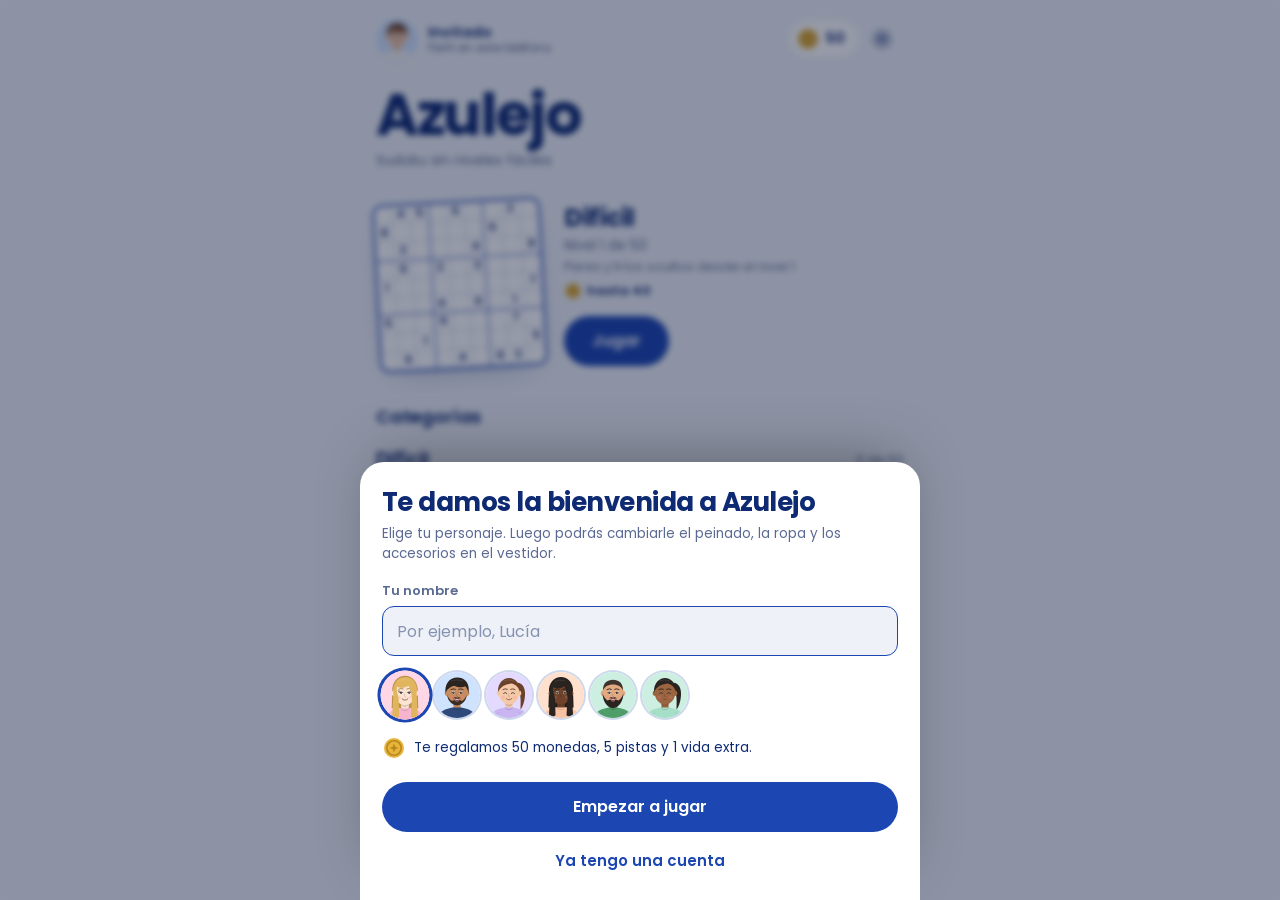
<file: index.html>
<!doctype html>
<html lang="es">
<head>
  <meta charset="utf-8">
  <meta name="viewport" content="width=device-width, initial-scale=1, viewport-fit=cover">
  <meta name="apple-mobile-web-app-capable" content="yes">
  <meta name="mobile-web-app-capable" content="yes">
  <meta name="apple-mobile-web-app-status-bar-style" content="default">
  <meta name="apple-mobile-web-app-title" content="Azulejo">
  <meta name="format-detection" content="telephone=no">
  <meta name="description" content="Sudoku difícil desde el primer nivel. Diseñado para iPhone.">
  <meta name="theme-color" content="#EEF2F8" id="themeColor">
  <link rel="manifest" href="manifest.webmanifest">
  <link rel="apple-touch-icon" href="icons/apple-touch-icon.png">
  <link rel="icon" href="icons/icon.svg" type="image/svg+xml">
  <link rel="preload" href="fonts/poppins-400.woff2" as="font" type="font/woff2" crossorigin>
  <link rel="preload" href="fonts/poppins-600.woff2" as="font" type="font/woff2" crossorigin>
  <link rel="preload" href="fonts/poppins-700.woff2" as="font" type="font/woff2" crossorigin>
  <link rel="stylesheet" href="css/style.css">
  <title>Azulejo — Sudoku difícil</title>
</head>
<body>
  <svg width="0" height="0" style="position:absolute" aria-hidden="true">
    <defs>
      <symbol id="i-back" viewBox="0 0 24 24"><path d="M15 5l-7 7 7 7" fill="none" stroke="currentColor" stroke-width="2" stroke-linecap="round" stroke-linejoin="round"/></symbol>
      <symbol id="i-pause" viewBox="0 0 24 24"><path d="M9 6v12M15 6v12" fill="none" stroke="currentColor" stroke-width="2.2" stroke-linecap="round"/></symbol>
      <symbol id="i-undo" viewBox="0 0 24 24"><path d="M9 14L4 9l5-5" fill="none" stroke="currentColor" stroke-width="1.8" stroke-linecap="round" stroke-linejoin="round"/><path d="M4 9h10.5a5.5 5.5 0 010 11H11" fill="none" stroke="currentColor" stroke-width="1.8" stroke-linecap="round"/></symbol>
      <symbol id="i-erase" viewBox="0 0 24 24"><path d="M20 20H8.5L4.2 15.7a1.5 1.5 0 010-2.1L13.6 4.2a1.5 1.5 0 012.1 0l4.1 4.1a1.5 1.5 0 010 2.1L11 19.3" fill="none" stroke="currentColor" stroke-width="1.8" stroke-linecap="round" stroke-linejoin="round"/><path d="M9 9l6 6" fill="none" stroke="currentColor" stroke-width="1.8" stroke-linecap="round"/></symbol>
      <symbol id="i-pencil" viewBox="0 0 24 24"><path d="M4 20l1-4.5L15.5 5a2.1 2.1 0 013 3L8 18.5 4 20z" fill="none" stroke="currentColor" stroke-width="1.8" stroke-linejoin="round"/><path d="M13.5 7l3.5 3.5" fill="none" stroke="currentColor" stroke-width="1.8"/></symbol>
      <symbol id="i-hint" viewBox="0 0 24 24"><path d="M9 18h6M10 21h4M12 3a6 6 0 00-3.6 10.8c.7.5 1.1 1.3 1.1 2.2h5c0-.9.4-1.7 1.1-2.2A6 6 0 0012 3z" fill="none" stroke="currentColor" stroke-width="1.8" stroke-linecap="round" stroke-linejoin="round"/></symbol>
      <symbol id="i-more" viewBox="0 0 24 24"><circle cx="5.5" cy="12" r="1.6" fill="currentColor"/><circle cx="12" cy="12" r="1.6" fill="currentColor"/><circle cx="18.5" cy="12" r="1.6" fill="currentColor"/></symbol>
      <symbol id="i-gear" viewBox="0 0 24 24"><circle cx="12" cy="12" r="3" fill="none" stroke="currentColor" stroke-width="1.8"/><path d="M12 2.8v2.4M12 18.8v2.4M2.8 12h2.4M18.8 12h2.4M5.5 5.5l1.7 1.7M16.8 16.8l1.7 1.7M5.5 18.5l1.7-1.7M16.8 7.2l1.7-1.7" fill="none" stroke="currentColor" stroke-width="1.8" stroke-linecap="round"/></symbol>
      <symbol id="i-lock" viewBox="0 0 24 24"><rect x="6" y="11" width="12" height="9" rx="2" fill="none" stroke="currentColor" stroke-width="1.6"/><path d="M8.5 11V8.5a3.5 3.5 0 017 0V11" fill="none" stroke="currentColor" stroke-width="1.6"/></symbol>
      <symbol id="i-star" viewBox="0 0 24 24"><path d="M12 1.5c.9 4.6 2.4 6.6 4.6 7.9 1.6.9 3.6 1.6 5.9 2.6-2.3 1-4.3 1.7-5.9 2.6-2.2 1.3-3.7 3.3-4.6 7.9-.9-4.6-2.4-6.6-4.6-7.9C5.8 13.7 3.8 13 1.5 12c2.3-1 4.3-1.7 5.9-2.6C9.6 8.1 11.1 6.1 12 1.5z"/></symbol>
      <symbol id="i-rate" viewBox="0 0 24 24"><path d="M12 2.6l2.9 5.9 6.5.9-4.7 4.6 1.1 6.5L12 17.4l-5.8 3.1 1.1-6.5-4.7-4.6 6.5-.9z" stroke-linejoin="round"/></symbol>
      <symbol id="i-coin" viewBox="0 0 24 24"><circle cx="12" cy="12" r="10" fill="#E7B53C"/><circle cx="12" cy="12" r="7.2" fill="none" stroke="#B9871C" stroke-width="1.6"/><path d="M12 7.6l1.3 3.1 3.1 1.3-3.1 1.3L12 16.4l-1.3-3.1L7.6 12l3.1-1.3z" fill="#B9871C"/></symbol>
      <symbol id="i-bag" viewBox="0 0 24 24"><path d="M5 8h14l-1 12H6L5 8z" fill="none" stroke="currentColor" stroke-width="1.8" stroke-linejoin="round"/><path d="M9 10V6.5a3 3 0 016 0V10" fill="none" stroke="currentColor" stroke-width="1.8" stroke-linecap="round"/></symbol>
      <symbol id="i-trophy" viewBox="0 0 24 24"><path d="M7 4h10v5a5 5 0 01-10 0V4z" fill="none" stroke="currentColor" stroke-width="1.8" stroke-linejoin="round"/><path d="M7 6H4v1.5A3.5 3.5 0 007.5 11M17 6h3v1.5a3.5 3.5 0 01-3.5 3.5M12 14v4M8.5 20h7" fill="none" stroke="currentColor" stroke-width="1.8" stroke-linecap="round"/></symbol>
      <symbol id="i-book" viewBox="0 0 24 24"><path d="M4 5.5A1.5 1.5 0 015.5 4H11v16H5.5A1.5 1.5 0 014 18.5v-13zM20 5.5A1.5 1.5 0 0018.5 4H13v16h5.5a1.5 1.5 0 001.5-1.5v-13z" fill="none" stroke="currentColor" stroke-width="1.8" stroke-linejoin="round"/></symbol>
      <symbol id="i-chart" viewBox="0 0 24 24"><path d="M5 20V11M12 20V5M19 20v-7" fill="none" stroke="currentColor" stroke-width="2" stroke-linecap="round"/></symbol>
      <symbol id="i-heart" viewBox="0 0 24 24"><path d="M12 20s-7.5-4.6-7.5-10A4.3 4.3 0 0112 7.3 4.3 4.3 0 0119.5 10c0 5.4-7.5 10-7.5 10z" stroke-linejoin="round"/></symbol>
      <symbol id="i-cloud" viewBox="0 0 24 24"><path d="M7 18h10.5a4 4 0 00.6-8A6 6 0 006.5 9.5 4.3 4.3 0 007 18z" fill="none" stroke="currentColor" stroke-width="1.8" stroke-linejoin="round"/></symbol>
      <symbol id="i-check" viewBox="0 0 24 24"><path d="M5 12.5l4.5 4.5L19 7.5" fill="none" stroke="currentColor" stroke-width="2.2" stroke-linecap="round" stroke-linejoin="round"/></symbol>
      <symbol id="i-flower" viewBox="0 0 24 24"><circle cx="12" cy="6.2" r="4.3"/><circle cx="17.5" cy="10.2" r="4.3"/><circle cx="15.4" cy="16.8" r="4.3"/><circle cx="8.6" cy="16.8" r="4.3"/><circle cx="6.5" cy="10.2" r="4.3"/><circle cx="12" cy="12" r="2.8" fill="#fff" opacity=".85"/></symbol>
      <symbol id="i-shirt" viewBox="0 0 24 24"><path d="M8 3.5L3.5 6.5l2 4 2-1V20.5h9V9.5l2 1 2-4L16 3.5c-.8 1.6-2.2 2.5-4 2.5s-3.2-.9-4-2.5z" fill="none" stroke="currentColor" stroke-width="1.8" stroke-linejoin="round"/></symbol>
      <symbol id="i-bolt" viewBox="0 0 24 24"><path d="M13 2L4 14h7l-1 8 9-12h-7z" stroke-linejoin="round"/></symbol>
    </defs>
  </svg>

  <!-- ─────────── Inicio ─────────── -->
  <main id="home" class="screen is-active" aria-label="Inicio">
    <header class="topbar">
      <button class="me-chip" id="meChip" aria-label="Abrir perfil">
        <span class="avatar" id="meAvatar">🦉</span>
        <span class="me-text"><b id="meName">Invitado</b><small id="meState">Perfil en este teléfono</small></span>
      </button>
      <div class="topbar-right">
        <button class="coin-pill" id="coinPill" aria-label="Monedas. Abrir la tienda"><svg><use href="#i-coin"/></svg><span id="coinCount">0</span></button>
        <button class="icon-btn" id="settingsBtn" aria-label="Ajustes"><svg><use href="#i-gear"/></svg></button>
      </div>
    </header>

    <div class="brand">
      <h1 class="wordmark">Azulejo</h1>
      <p class="tagline">Sudoku sin niveles fáciles</p>
    </div>

    <section class="hero" id="hero">
      <div class="tile" id="heroTile" aria-hidden="true"></div>
      <div class="hero-text">
        <p class="hero-tier" id="heroTier">Difícil</p>
        <p class="hero-level" id="heroLevel">Nivel 1</p>
        <p class="hero-note" id="heroNote"></p>
        <button class="btn-primary" id="playBtn">Jugar</button>
      </div>
    </section>

    <section class="tiers" aria-label="Categorías">
      <h2 class="section-title">Categorías</h2>
      <ol class="tier-list" id="tierList"></ol>
    </section>

    <section class="extras">
      <button class="extra" id="dailyBtn">
        <span class="extra-name">Desafío del día</span>
        <span class="extra-sub" id="dailySub">Un Maestro o Diabólico nuevo cada día</span>
        <span class="extra-reward" id="dailyReward"></span>
      </button>
      <button class="extra" id="quickBtn">
        <span class="extra-name">Partida rápida</span>
        <span class="extra-sub">Una variante aleatoria de la categoría que elijas</span>
      </button>
      <div class="extra-grid">
        <button class="tile-btn" id="shopBtn"><svg><use href="#i-bag"/></svg><b>Tienda</b><small>Temas, avatares y pistas</small></button>
        <button class="tile-btn" id="rankBtn"><svg><use href="#i-trophy"/></svg><b>Ranking</b><small id="rankSub">Compite con otros jugadores</small></button>
        <button class="tile-btn" id="techBtn"><svg><use href="#i-book"/></svg><b>Técnicas</b><small>Aprende a resolver</small></button>
        <button class="tile-btn" id="statsBtn"><svg><use href="#i-chart"/></svg><b>Estadísticas</b><small id="statsSub">Tus tiempos</small></button>
      </div>
    </section>

    <p class="install-tip" id="installTip" hidden>
      Para jugar a pantalla completa, toca <b>Compartir</b> y luego <b>Añadir a pantalla de inicio</b>. Así Safari tampoco borra tus datos.
      <button class="link-btn" id="installClose">Entendido</button>
    </p>
  </main>

  <!-- ─────────── Niveles ─────────── -->
  <main id="levels" class="screen" aria-label="Niveles">
    <header class="bar">
      <button class="icon-btn" data-go="home" aria-label="Volver"><svg><use href="#i-back"/></svg></button>
      <h2 class="bar-title" id="levelsTitle">Difícil</h2>
      <span class="bar-aside" id="levelsCount">0 de 50</span>
    </header>
    <p class="levels-desc" id="levelsDesc"></p>
    <div class="level-grid" id="levelGrid"></div>
  </main>

  <!-- ─────────── Perfil ─────────── -->
  <main id="profile" class="screen" aria-label="Perfil">
    <header class="bar">
      <button class="icon-btn" data-go="home" aria-label="Volver"><svg><use href="#i-back"/></svg></button>
      <h2 class="bar-title">Perfil</h2>
      <span></span>
    </header>
    <section class="me-card">
      <button class="avatar avatar-xl" id="pAvatar" aria-label="Cambiar avatar">🦉</button>
      <div class="me-card-text">
        <label class="visually-hidden" for="pName">Nombre</label>
        <input id="pName" class="name-input" maxlength="20" placeholder="Tu nombre" autocomplete="nickname" enterkeyhint="done">
        <p class="me-sub" id="pSub">Toca tu avatar para abrir el vestidor</p>
      </div>
    </section>
    <section class="account" id="accountBox"></section>
    <dl class="me-stats" id="pStats"></dl>
    <h3 class="section-title section-split">Logros <small id="achCount"></small></h3>
    <ul class="achievements" id="achList"></ul>
  </main>

  <!-- ─────────── Tienda ─────────── -->
  <main id="shop" class="screen" aria-label="Tienda">
    <header class="bar">
      <button class="icon-btn" id="shopBack" aria-label="Volver"><svg><use href="#i-back"/></svg></button>
      <h2 class="bar-title">Tienda</h2>
      <span class="coin-pill static"><svg><use href="#i-coin"/></svg><span id="shopCoins">0</span></span>
    </header>
    <p class="shop-note">Ganas monedas al resolver niveles. Con tres estrellas ganas el doble.</p>
    <div class="seg shop-tabs" role="tablist" aria-label="Secciones de la tienda">
      <button role="tab" data-tab="help">Ayudas</button>
      <button role="tab" data-tab="themes">Temas</button>
      <button role="tab" data-tab="avatars">Avatar</button>
      <button role="tab" data-tab="effects">Efectos</button>
    </div>
    <div class="shop-list" id="shopList"></div>
  </main>

  <!-- ─────────── Vestidor ─────────── -->
  <main id="wardrobe" class="screen" aria-label="Vestidor">
    <header class="bar">
      <button class="icon-btn" id="wdBack" aria-label="Volver"><svg><use href="#i-back"/></svg></button>
      <h2 class="bar-title">Vestidor</h2>
      <span class="coin-pill static"><svg><use href="#i-coin"/></svg><span id="wdCoins">0</span></span>
    </header>
    <div class="wd-stage">
      <div class="wd-avatar" id="wdAvatar"></div>
      <p class="wd-note" id="wdNote"></p>
    </div>
    <div class="wd-cats" id="wdCats" role="tablist" aria-label="Partes del avatar"></div>
    <div class="wd-grid" id="wdGrid"></div>
    <div class="wd-buy" id="wdBuy" hidden>
      <div class="wd-buy-text"><b id="wdItem"></b><small id="wdPrice"></small></div>
      <button class="btn-quiet" id="wdUndo">Quitar</button>
      <button class="btn-small" id="wdBuyBtn">Comprar</button>
    </div>
  </main>

  <!-- ─────────── Ranking ─────────── -->
  <main id="ranking" class="screen" aria-label="Ranking">
    <header class="bar">
      <button class="icon-btn" data-go="home" aria-label="Volver"><svg><use href="#i-back"/></svg></button>
      <h2 class="bar-title">Ranking</h2>
      <span class="bar-aside" id="rankAside"></span>
    </header>
    <p class="levels-desc">Cada nivel suma puntos según su categoría y tus estrellas. El desafío del día suma 30.</p>
    <div id="rankBody" class="rank-body"></div>
  </main>

  <!-- ─────────── Técnicas ─────────── -->
  <main id="techniques" class="screen" aria-label="Técnicas">
    <header class="bar">
      <button class="icon-btn" id="techBack" aria-label="Volver"><svg><use href="#i-back"/></svg></button>
      <h2 class="bar-title">Técnicas</h2>
      <span></span>
    </header>
    <p class="levels-desc">De la más sencilla a la más difícil. Las pistas te señalan cuál usar en cada momento.</p>
    <ol class="tech-list" id="techList"></ol>
  </main>

  <!-- ─────────── Juego ─────────── -->
  <main id="game" class="screen" aria-label="Partida">
    <header class="bar game-bar">
      <button class="icon-btn" id="exitBtn" aria-label="Salir"><svg><use href="#i-back"/></svg></button>
      <div class="game-title">
        <span class="g-tier" id="gTier">Difícil</span>
        <span class="g-level" id="gLevel">Nivel 1</span>
      </div>
      <button class="timer" id="timerBtn" aria-label="Pausar">
        <span id="timer">0:00</span><svg><use href="#i-pause"/></svg>
      </button>
    </header>

    <div class="status">
      <span id="errWrap">Errores <b id="errCount">0</b></span>
      <span class="live-stars" id="liveStars" aria-label="Estrellas posibles"></span>
    </div>

    <div class="board-wrap">
      <div class="board" id="board" role="grid" aria-label="Tablero de sudoku"></div>
      <div class="ornaments" aria-hidden="true"></div>
    </div>

    <div class="controls">
      <div class="tools" role="toolbar" aria-label="Herramientas">
        <button class="tool" id="undoBtn"><svg><use href="#i-undo"/></svg><span>Deshacer</span></button>
        <button class="tool" id="eraseBtn"><svg><use href="#i-erase"/></svg><span>Borrar</span></button>
        <button class="tool" id="notesBtn" aria-pressed="false"><svg><use href="#i-pencil"/></svg><span>Notas</span><i class="tool-flag" id="notesFlag">No</i></button>
        <button class="tool" id="hintBtn"><svg><use href="#i-hint"/></svg><span id="hintLabel">Pista</span><i class="tool-flag gold" id="hintFlag">0</i></button>
        <button class="tool" id="moreBtn"><svg><use href="#i-more"/></svg><span>Más</span></button>
      </div>

      <div class="pad" id="pad" aria-label="Números"></div>

      <div class="hint-card" id="hintCard" hidden>
        <p class="hint-tech" id="hintTech"></p>
        <p class="hint-text" id="hintText"></p>
        <div class="hint-actions">
          <button class="btn-quiet" id="hintClose">Entendido</button>
          <button class="btn-small" id="hintReveal">Revelar número</button>
        </div>
      </div>
    </div>
  </main>

  <!-- ─────────── Diálogos ─────────── -->
  <dialog class="sheet" id="winDialog">
    <div class="sheet-body win">
      <div class="win-stars" id="winStars" aria-hidden="true"></div>
      <h3 class="sheet-title">Resuelto</h3>
      <p class="sheet-sub" id="winSub">Difícil, nivel 1</p>
      <dl class="win-stats">
        <div><dt>Tiempo</dt><dd id="winTime">0:00</dd></div>
        <div><dt>Errores</dt><dd id="winErr">0</dd></div>
        <div><dt>Pistas</dt><dd id="winHints">0</dd></div>
      </dl>
      <div class="reward">
        <p class="reward-total"><svg><use href="#i-coin"/></svg><b id="winCoins">+0</b><span>monedas</span></p>
        <ul class="reward-lines" id="winLines"></ul>
      </div>
      <p class="win-note" id="winNote"></p>
      <div class="sheet-actions">
        <button class="btn-primary" id="winNext">Siguiente nivel</button>
        <button class="btn-quiet" id="winHome">Volver al inicio</button>
      </div>
    </div>
  </dialog>

  <dialog class="sheet" id="pauseDialog">
    <div class="sheet-body">
      <h3 class="sheet-title">En pausa</h3>
      <p class="sheet-sub" id="pauseSub">El reloj está detenido.</p>
      <div class="sheet-actions">
        <button class="btn-primary" id="resumeBtn">Seguir jugando</button>
      </div>
    </div>
  </dialog>

  <dialog class="sheet" id="moreDialog">
    <div class="sheet-body">
      <h3 class="sheet-title">Opciones</h3>
      <div class="menu">
        <button class="menu-item" id="fillNotesBtn"><span>Rellenar notas</span><small>Escribe todos los candidatos posibles en cada celda vacía</small></button>
        <button class="menu-item" id="clearNotesBtn"><span>Borrar todas las notas</span><small>Deja el tablero solo con números</small></button>
        <button class="menu-item" id="restartBtn"><span>Reiniciar nivel</span><small>Vuelve al tablero inicial y pone el reloj a cero</small></button>
        <button class="menu-item" id="techFromGame"><span>Guía de técnicas</span><small>Repasa cómo funciona cada técnica</small></button>
        <button class="menu-item" id="settingsFromGame"><span>Ajustes</span><small>Errores, sonido, vibración y tema</small></button>
      </div>
      <div class="sheet-actions">
        <button class="btn-quiet" data-close>Cerrar</button>
      </div>
    </div>
  </dialog>

  <dialog class="sheet" id="settingsDialog">
    <div class="sheet-body">
      <h3 class="sheet-title">Ajustes</h3>
      <div class="settings">
        <label class="switch-row"><span><b>Marcar errores</b><small>Un número incorrecto se pinta en rojo y suma un error</small></span><input type="checkbox" data-setting="showErrors"><i></i></label>
        <label class="switch-row"><span><b>Límite de tres errores</b><small>Al tercer error pierdes, salvo que uses una vida extra</small></span><input type="checkbox" data-setting="errorLimit"><i></i></label>
        <label class="switch-row"><span><b>Resaltar números iguales</b><small>Al tocar un 7, se iluminan todos los 7 y sus notas</small></span><input type="checkbox" data-setting="sameHighlight"><i></i></label>
        <label class="switch-row"><span><b>Limpiar notas al escribir</b><small>Quita ese número de las notas de su fila, columna y caja</small></span><input type="checkbox" data-setting="autoNotes"><i></i></label>
        <label class="switch-row"><span><b>Mostrar reloj</b><small>El tiempo se registra aunque lo ocultes</small></span><input type="checkbox" data-setting="showTimer"><i></i></label>
        <label class="switch-row"><span><b>Sonido</b><small>Efectos suaves; respeta el modo silencio del iPhone</small></span><input type="checkbox" data-setting="sound"><i></i></label>
        <label class="switch-row"><span><b>Vibración</b><small>Un toque al escribir, al fallar y al completar</small></span><input type="checkbox" data-setting="haptics"><i></i></label>
        <div class="seg-row">
          <b>Tema</b>
          <div class="theme-chips" id="themeChips"></div>
          <button class="link-btn left" id="moreThemes">Ver más temas en la tienda</button>
        </div>
      </div>
      <div class="sheet-actions">
        <button class="btn-quiet" data-close>Listo</button>
      </div>
    </div>
  </dialog>

  <dialog class="sheet" id="statsDialog">
    <div class="sheet-body">
      <h3 class="sheet-title">Estadísticas</h3>
      <div class="stats" id="statsBody"></div>
      <div class="sheet-actions">
        <button class="btn-quiet" data-close>Cerrar</button>
      </div>
    </div>
  </dialog>

  <dialog class="sheet" id="quickDialog">
    <div class="sheet-body">
      <h3 class="sheet-title">Partida rápida</h3>
      <p class="sheet-sub">Elige categoría. Cada partida es una variante nueva con la misma dificultad.</p>
      <div class="menu" id="quickList"></div>
      <div class="sheet-actions">
        <button class="btn-quiet" data-close>Cancelar</button>
      </div>
    </div>
  </dialog>

  <dialog class="sheet" id="welcomeDialog">
    <form class="sheet-body" id="welcomeForm" method="dialog">
      <h3 class="sheet-title">Te damos la bienvenida a Azulejo</h3>
      <p class="sheet-sub">Elige tu personaje. Luego podrás cambiarle el peinado, la ropa y los accesorios en el vestidor.</p>
      <label class="field"><span>Tu nombre</span><input id="wName" maxlength="20" placeholder="Por ejemplo, Lucía" autocomplete="nickname" enterkeyhint="done"></label>
      <div class="avatar-row" id="wAvatars" role="radiogroup" aria-label="Avatar"></div>
      <p class="gift"><svg><use href="#i-coin"/></svg>Te regalamos 50 monedas, 5 pistas y 1 vida extra.</p>
      <div class="sheet-actions">
        <button class="btn-primary" id="wStart" type="submit">Empezar a jugar</button>
        <button class="btn-quiet" id="wLogin" type="button">Ya tengo una cuenta</button>
      </div>
    </form>
  </dialog>

  <dialog class="sheet" id="authDialog">
    <form class="sheet-body" id="authForm" novalidate>
      <h3 class="sheet-title" id="authTitle">Crear cuenta</h3>
      <p class="sheet-sub" id="authSub"></p>
      <label class="field" id="authNameField"><span>Nombre</span><input id="authName" maxlength="20" autocomplete="nickname"></label>
      <label class="field" id="authEmailField"><span>Correo</span><input id="authEmail" type="email" inputmode="email" autocomplete="email" autocapitalize="off" spellcheck="false"></label>
      <label class="field" id="authPassField"><span>Contraseña</span><input id="authPass" type="password" autocomplete="current-password" minlength="6"></label>
      <p class="form-msg" id="authMsg" role="alert"></p>
      <div class="sheet-actions">
        <button class="btn-primary" id="authSubmit" type="submit">Crear cuenta</button>
        <button class="btn-quiet" id="authSwitch" type="button">Ya tengo una cuenta</button>
        <button class="link-btn center" id="authForgot" type="button">Olvidé mi contraseña</button>
      </div>
    </form>
  </dialog>

  <dialog class="sheet" id="passwordDialog">
    <form class="sheet-body" id="passwordForm" novalidate>
      <h3 class="sheet-title">Nueva contraseña</h3>
      <p class="sheet-sub">Escribe la contraseña que usarás a partir de ahora.</p>
      <label class="field"><span>Contraseña nueva</span><input id="newPass" type="password" autocomplete="new-password" minlength="6"></label>
      <p class="form-msg" id="passMsg" role="alert"></p>
      <div class="sheet-actions">
        <button class="btn-primary" type="submit">Guardar contraseña</button>
        <button class="btn-quiet" type="button" data-close>Ahora no</button>
      </div>
    </form>
  </dialog>

  <dialog class="sheet" id="previewDialog">
    <div class="sheet-body">
      <h3 class="sheet-title" id="pvTitle">Tablero</h3>
      <p class="sheet-sub" id="pvDesc"></p>
      <div class="pv" id="pvStage"></div>
      <p class="pv-note" id="pvNote"></p>
      <div class="sheet-actions">
        <button class="btn-primary" id="pvBuy">Comprar</button>
        <button class="btn-quiet" data-close>Cerrar</button>
      </div>
    </div>
  </dialog>

  <dialog class="sheet" id="confirmDialog">
    <div class="sheet-body">
      <h3 class="sheet-title" id="confirmTitle">¿Seguro?</h3>
      <p class="sheet-sub" id="confirmText"></p>
      <div class="sheet-actions">
        <button class="btn-primary" id="confirmYes">Sí</button>
        <button class="btn-quiet" id="confirmNo">Cancelar</button>
      </div>
    </div>
  </dialog>

  <div class="toast" id="toast" role="status" aria-live="polite"></div>

  <script type="module" src="js/app.js"></script>
</body>
</html>
</file>
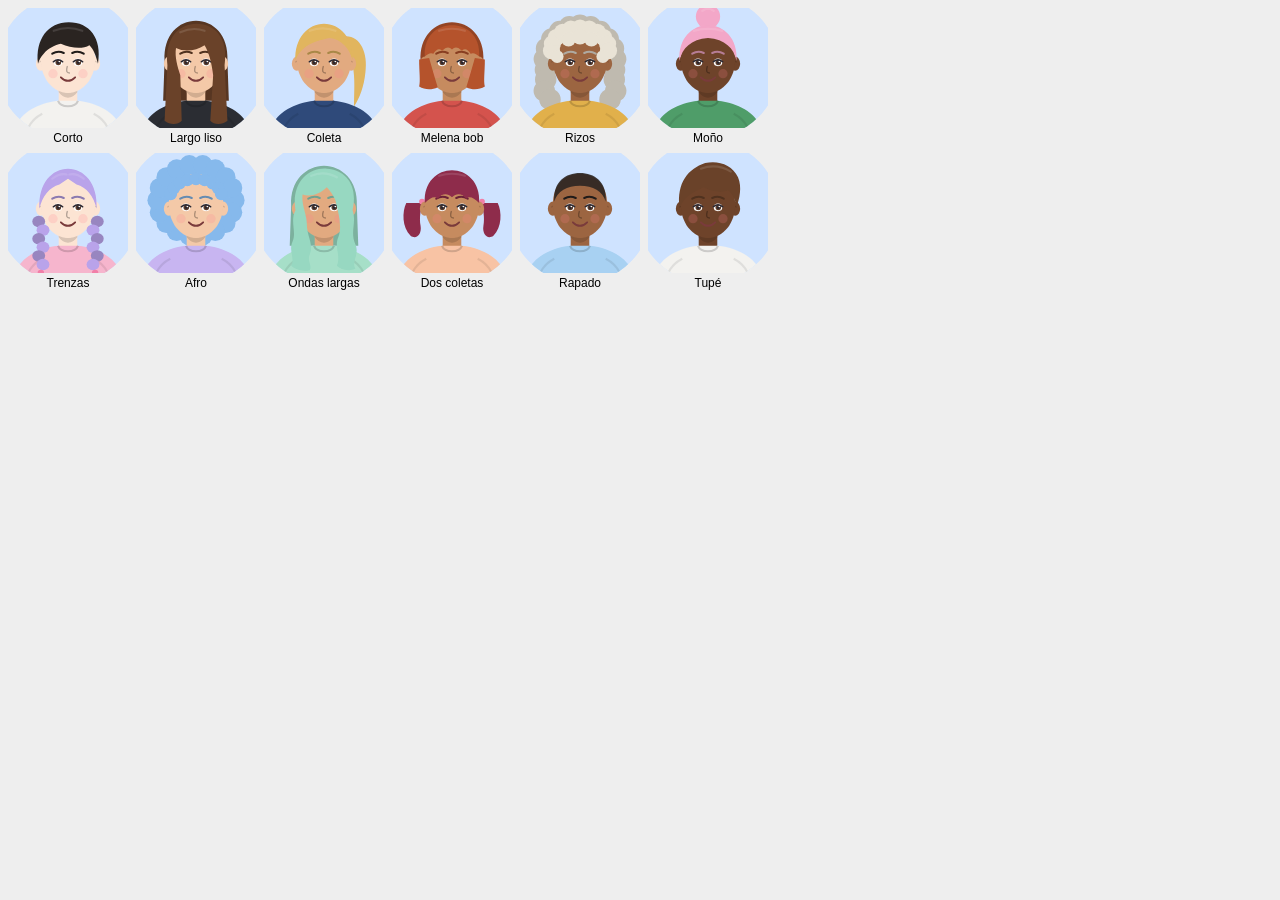
<file: tools/avatar-sheet.html>
<!doctype html><meta charset="utf-8"><style>body{font:12px sans-serif;background:#eee;margin:8px}.g{display:grid;grid-template-columns:repeat(6,120px);gap:8px}.g div{text-align:center}.g svg{width:120px;height:120px}</style>
<div class="g" id="g"></div>
<script type="module">
import * as A from '../js/avatar.js';
const g = document.getElementById('g');
const add = (o, label) => { const d = document.createElement('div'); d.innerHTML = A.svg(o) + '<br>' + label; g.appendChild(d); };
const mode = location.hash.slice(1) || 'hair';
const base = A.parse(A.DEFAULT_CODE);
if (mode === 'hair') A.slot('h').items.forEach((it, k) => add({ ...base, h: k, c: k % 10, k: k % 11, s: k % 6 }, it.name));
if (mode === 'tops') A.slot('t').items.forEach((it, k) => add({ ...base, t: k, k: (k * 3) % 11, h: 1, s: (k + 2) % 6 }, it.name));
if (mode === 'heads') A.slot('a').items.forEach((it, k) => add({ ...base, a: k, h: k % 4, g: k % 6, r: k % 5, n: k % 4 }, it.name));
if (mode === 'faces') { A.slot('e').items.forEach((it, k) => add({ ...base, e: k, m: k % 5, f: k % 5, s: k }, it.name + ' / ' + A.slot('m').items[k%5].name)); A.slot('b').items.forEach((it,k)=>add({...base,b:k,h:(k+3)%12,c:(k+4)%10},it.name)); }
if (mode === 'presets') A.PRESETS.forEach((c, k) => add(c, 'preset ' + k));
</script>
</file>
<file: css/style.css>
/* ─────────────────────────────────────────────
   Azulejo — porcelana y cobalto
   ───────────────────────────────────────────── */
@font-face { font-family: 'Poppins'; src: url(../fonts/poppins-400.woff2) format('woff2'); font-weight: 400; font-style: normal; font-display: swap; }
@font-face { font-family: 'Poppins'; src: url(../fonts/poppins-500.woff2) format('woff2'); font-weight: 500; font-style: normal; font-display: swap; }
@font-face { font-family: 'Poppins'; src: url(../fonts/poppins-600.woff2) format('woff2'); font-weight: 600; font-style: normal; font-display: swap; }
@font-face { font-family: 'Poppins'; src: url(../fonts/poppins-700.woff2) format('woff2'); font-weight: 700; font-style: normal; font-display: swap; }

:root {
  --bg: #EEF2F8;
  --surface: #FFFFFF;
  --ink: #0E2A73;
  --ink-soft: #5B6A93;
  --cobalt: #1C46B2;
  --cobalt-strong: #163A96;
  --on-cobalt: #FFFFFF;
  --line: #CED8EC;
  --box: #1C46B2;
  --peer: #E6ECF8;
  --same: #CAD8F6;
  --sel: #A8C0F3;
  --error: #C23B22;
  --error-bg: #FBE6E1;
  --gold: #B8892B;
  --hair: rgba(14, 42, 115, .12);
  --shadow: 0 1px 0 rgba(14, 42, 115, .06), 0 12px 32px -18px rgba(14, 42, 115, .45);

  --num: 'Poppins', -apple-system, system-ui, sans-serif;
  --sans: var(--num);

  --pad-x: max(16px, env(safe-area-inset-left));
  --safe-top: env(safe-area-inset-top);
  --safe-bottom: env(safe-area-inset-bottom);
  color-scheme: light;
}

@media (prefers-color-scheme: dark) {
  :root:not([data-theme="light"]) {
    --bg: #0A1430;
    --surface: #101D44;
    --ink: #E9EEFA;
    --ink-soft: #8E9CC4;
    --cobalt: #86A6FF;
    --cobalt-strong: #A9C0FF;
    --on-cobalt: #0A1430;
    --line: #22346A;
    --box: #5D80E3;
    --peer: #15265A;
    --same: #213D86;
    --sel: #2E52B0;
    --error: #FF8670;
    --error-bg: #3A1C2A;
    --gold: #E3B95A;
    --hair: rgba(233, 238, 250, .1);
    --shadow: 0 1px 0 rgba(0, 0, 0, .2), 0 16px 40px -20px rgba(0, 0, 0, .8);
    color-scheme: dark;
  }
}
:root[data-theme="dark"] {
  --bg: #0A1430;
  --surface: #101D44;
  --ink: #E9EEFA;
  --ink-soft: #8E9CC4;
  --cobalt: #86A6FF;
  --cobalt-strong: #A9C0FF;
  --on-cobalt: #0A1430;
  --line: #22346A;
  --box: #5D80E3;
  --peer: #15265A;
  --same: #213D86;
  --sel: #2E52B0;
  --error: #FF8670;
  --error-bg: #3A1C2A;
  --gold: #E3B95A;
  --hair: rgba(233, 238, 250, .1);
  --shadow: 0 1px 0 rgba(0, 0, 0, .2), 0 16px 40px -20px rgba(0, 0, 0, .8);
  color-scheme: dark;
}

* { box-sizing: border-box; -webkit-tap-highlight-color: transparent; }
html, body { margin: 0; height: 100%; }
body {
  background-color: var(--bg);
  background-image: var(--pattern, none);
  background-size: 64px 64px;
  color: var(--ink);
  font-family: var(--sans);
  font-size: 15px;
  line-height: 1.5;
  -webkit-font-smoothing: antialiased;
  -webkit-text-size-adjust: 100%;
  overscroll-behavior: none;
  overflow: hidden;
  -webkit-user-select: none;
  user-select: none;
  -webkit-touch-callout: none;
}
button {
  font: inherit; color: inherit; background: none; border: 0; padding: 0; margin: 0;
  cursor: pointer; touch-action: manipulation;
}
button:focus-visible, .cell:focus-visible, input:focus-visible + i {
  outline: 2px solid var(--cobalt); outline-offset: 2px;
}
svg { width: 24px; height: 24px; fill: currentColor; }

/* ─── Pantallas ─── */
.screen {
  position: fixed; inset: 0;
  display: none;
  padding: calc(var(--safe-top) + 10px) var(--pad-x) calc(var(--safe-bottom) + 16px);
  overflow-y: auto;
  -webkit-overflow-scrolling: touch;
}
.screen.is-active { display: block; animation: screen-in .22s ease-out; }
#game.is-active { display: flex; }
@keyframes screen-in { from { opacity: 0; } to { opacity: 1; } }

.icon-btn {
  width: 44px; height: 44px; display: grid; place-items: center;
  border-radius: 50%; color: var(--ink);
}
.icon-btn:active { background: var(--peer); }

.btn-primary {
  display: inline-flex; align-items: center; justify-content: center;
  height: 50px; padding: 0 28px; border-radius: 999px;
  background: var(--cobalt); color: var(--on-cobalt);
  font-weight: 600; font-size: 16px;
  transition: transform .12s ease, background .2s;
}
.btn-primary:active { transform: scale(.97); background: var(--cobalt-strong); }
.btn-quiet {
  height: 46px; padding: 0 20px; border-radius: 12px;
  color: var(--cobalt-text, var(--cobalt)); font-weight: 600;
}
.btn-quiet:active { background: var(--peer); }
.link-btn { color: var(--cobalt-text, var(--cobalt)); font-weight: 600; margin-left: 6px; }

/* ─── Inicio ─── */
#home { max-width: 560px; margin: 0 auto; }
.topbar {
  display: flex; justify-content: space-between; align-items: center; gap: 10px;
  padding-top: 4px;
}
.topbar-right { display: flex; align-items: center; gap: 2px; }
.me-chip { display: flex; align-items: center; gap: 10px; min-width: 0; text-align: left; padding: 4px 8px 4px 0; border-radius: 999px; }
.me-chip:active { opacity: .7; }
.me-text { display: grid; min-width: 0; line-height: 1.25; }
.me-text b { font-size: 14.5px; font-weight: 600; white-space: nowrap; overflow: hidden; text-overflow: ellipsis; max-width: 42vw; }
.me-text small { font-size: 11.5px; color: var(--ink-soft); white-space: nowrap; }
.avatar {
  width: 42px; height: 42px; flex: none; border-radius: 50%;
  display: grid; place-items: center; font-size: 23px; line-height: 1;
  background: var(--surface); box-shadow: var(--shadow);
}
.me-chip.cloud .avatar { box-shadow: 0 0 0 2px var(--cobalt), var(--shadow); }
.avatar.sm { width: 36px; height: 36px; font-size: 19px; }
.avatar { overflow: hidden; }
.avatar svg, .av-pick svg, .wd-cta-av svg, .wd-avatar svg { width: 100%; height: 100%; display: block; }
.av-emoji { font-size: inherit; line-height: 1; }
.avatar-xl { width: 80px; height: 80px; font-size: 44px; }
.coin-pill {
  display: inline-flex; align-items: center; gap: 6px; height: 36px; padding: 0 13px 0 6px; border-radius: 999px;
  background: var(--surface); box-shadow: var(--shadow);
  font-weight: 600; font-size: 14.5px; font-variant-numeric: tabular-nums; color: var(--ink);
}
.coin-pill svg { width: 24px; height: 24px; }
.coin-pill:not(.static):active { transform: scale(.96); }
svg.coin { width: 18px; height: 18px; flex: none; vertical-align: -3px; }
.brand { margin-top: 22px; }
.wordmark {
  font-weight: 700;
  font-size: clamp(40px, 12.5vw, 58px);
  line-height: 1; letter-spacing: -.04em;
  margin: 0; color: var(--ink);
}
.tagline { margin: 6px 0 0; color: var(--ink-soft); font-size: 14px; }

.hero {
  display: grid; grid-template-columns: auto 1fr; gap: 20px; align-items: center;
  margin: 30px 0 34px;
}
.tile {
  --t: clamp(128px, 38vw, 168px);
  width: var(--t); height: var(--t);
  --tn: 9;
  display: grid; grid-template-columns: repeat(var(--tn), 1fr);
  background: var(--surface);
  border: 2px solid var(--box); border-radius: 10px;
  box-shadow: var(--shadow);
  overflow: hidden;
  grid-template-rows: repeat(var(--tn), 1fr);
  transform: rotate(-3deg);
}
.tile span {
  display: grid; place-items: center;
  font-family: var(--num); font-weight: 600;
  font-size: calc(var(--t) / (var(--tn) * 1.65)); line-height: 1; min-height: 0; min-width: 0; color: var(--ink); letter-spacing: -.04em;
  border-right: 1px solid var(--line); border-bottom: 1px solid var(--line);
}
.tile span.br { border-right: 1.5px solid var(--box); }
.tile span.bb { border-bottom: 1.5px solid var(--box); }
.tile span.lc { border-right: 0; }
.tile span.lr { border-bottom: 0; }
.tile span.u { color: var(--user, var(--cobalt)); font-weight: 500; }

.hero-tier {
  margin: 0; letter-spacing: -.02em;
  font-size: 25px; line-height: 1.1; font-weight: 700;
}
.hero-level { margin: 4px 0 0; font-size: 14px; color: var(--ink-soft); font-variant-numeric: tabular-nums; }
.hero-note { margin: 2px 0 16px; font-size: 12.5px; line-height: 1.4; color: var(--ink-soft); }
.hero-reward { display: flex; align-items: center; gap: 5px; margin-top: 6px; font-weight: 600; color: var(--ink); font-size: 13px; }
svg.st { width: 14px; height: 14px; fill: var(--line); flex: none; }
svg.st.on { fill: var(--gold); }
.tier-stars { display: inline-flex; align-items: center; gap: 3px; margin-left: 10px; color: var(--ink); font-weight: 600; }
.tier-stars svg.st { width: 13px; height: 13px; }

.section-title {
  font-weight: 600; letter-spacing: -.01em;
  font-size: 18px; margin: 0 0 4px;
}
.tier-list { list-style: none; margin: 0; padding: 0; }
.tier-row {
  width: 100%; text-align: left;
  display: grid; grid-template-columns: 1fr auto; column-gap: 12px; row-gap: 2px;
  padding: 14px 0 12px;
}
.tier-row:active { opacity: .6; }
.tier-name { font-size: 19px; font-weight: 600; line-height: 1.25; letter-spacing: -.01em; }
.tier-count { align-self: center; font-size: 13px; color: var(--ink-soft); font-variant-numeric: tabular-nums; }
.tier-desc { grid-column: 1 / -1; font-size: 12.5px; color: var(--ink-soft); }
.tier-bar {
  grid-column: 1 / -1; height: 3px; margin-top: 12px; border-radius: 3px;
  background: var(--hair); overflow: hidden;
}
.tier-bar i { display: block; height: 100%; background: var(--cobalt); border-radius: 3px; }

.extras { margin-top: 26px; display: grid; gap: 8px; }
.extra {
  text-align: left; padding: 15px 18px; border-radius: 16px;
  background: var(--surface); box-shadow: var(--shadow);
  display: grid; gap: 2px;
}
.extra:active { transform: scale(.99); }
.extra { position: relative; }
.extra-name { font-weight: 600; font-size: 15.5px; }
.extra-reward { position: absolute; top: 15px; right: 16px; display: inline-flex; align-items: center; gap: 4px; font-weight: 600; font-size: 13px; }
.extra-reward:empty { display: none; }
.extra-grid { display: grid; grid-template-columns: 1fr 1fr; gap: 8px; }
.tile-btn {
  text-align: left; padding: 14px 14px 13px; border-radius: 16px;
  background: var(--surface); box-shadow: var(--shadow);
  display: grid; gap: 1px; align-content: start;
}
.tile-btn svg { width: 24px; height: 24px; color: var(--cobalt-text, var(--cobalt)); margin-bottom: 6px; }
.tile-btn b { font-size: 15px; font-weight: 600; }
.tile-btn small { font-size: 12px; color: var(--ink-soft); line-height: 1.35; }
.tile-btn:active { transform: scale(.98); }
.extra-sub { font-size: 12.5px; color: var(--ink-soft); }
.extra.is-done .extra-name::after { content: '  ✓'; color: var(--gold); }

.install-tip {
  margin: 22px 0 0; font-size: 12.5px; color: var(--ink-soft);
  padding: 12px 14px; border: 1px dashed var(--line); border-radius: 12px;
}

/* ─── Barra superior ─── */
.bar {
  display: grid; grid-template-columns: 44px 1fr auto; align-items: center; gap: 8px;
  min-height: 48px;
}
.bar-title { margin: 0; font-weight: 700; font-size: 22px; line-height: 1.1; letter-spacing: -.02em; }
.bar-aside { font-size: 13px; color: var(--ink-soft); padding-right: 4px; font-variant-numeric: tabular-nums; }

/* ─── Niveles ─── */
#levels { max-width: 560px; margin: 0 auto; }
.levels-desc { color: var(--ink-soft); font-size: 13px; margin: 6px 0 18px 52px; }
.level-grid {
  display: grid; grid-template-columns: repeat(5, 1fr); gap: 10px;
  padding-bottom: 20px;
}
.lvl {
  aspect-ratio: 1; border-radius: 12px;
  display: grid; place-items: center; align-content: center;
  background: var(--surface); box-shadow: var(--shadow);
  font-family: var(--num); font-size: 19px; font-weight: 600;
  position: relative;
}
.lvl small { font-size: 10px; font-weight: 500; color: inherit; opacity: .8; margin-top: 1px; font-variant-numeric: tabular-nums; }
.lvl.done { background: var(--cobalt); color: var(--on-cobalt); }
.lvl-stars { display: flex; gap: 1px; margin-top: 3px; }
.lvl-stars svg.st { width: 11px; height: 11px; fill: var(--on-cobalt); opacity: .3; }
.lvl-stars svg.st.on { opacity: 1; }
.lvl.current { box-shadow: inset 0 0 0 2px var(--cobalt), var(--shadow); }
.lvl.locked { background: transparent; box-shadow: inset 0 0 0 1px var(--hair); color: var(--ink-soft); opacity: .55; }
.lvl.locked { font-size: 16px; font-weight: 500; }
.lvl:not(.locked):active { transform: scale(.95); }

/* ─── Juego ─── */
#game {
  flex-direction: column; align-items: center;
  overflow: hidden;
  padding-bottom: calc(var(--safe-bottom) + 10px);
}
#game > * { width: 100%; max-width: var(--board); }
#game {
  --board: min(calc(100vw - 2 * var(--pad-x)), calc(var(--app-h, 100vh) - var(--safe-top) - var(--safe-bottom) - 292px), 520px);
}
.game-bar { grid-template-columns: 44px 1fr auto; margin-left: -10px; }
.game-title { display: flex; flex-direction: column; align-items: center; line-height: 1.1; }
.g-tier { font-size: 17px; font-weight: 700; letter-spacing: -.01em; }
.g-level { font-size: 11.5px; color: var(--ink-soft); font-variant-numeric: tabular-nums; }
.timer {
  height: 36px; padding: 0 8px 0 12px; border-radius: 999px;
  display: inline-flex; align-items: center; gap: 4px;
  background: var(--surface); box-shadow: var(--shadow);
  font-family: var(--num); font-variant-numeric: tabular-nums; font-size: 14.5px; font-weight: 600; min-width: 82px; justify-content: center;
}
.timer svg { width: 18px; height: 18px; color: var(--ink-soft); }
.timer.hidden-time #timer { display: none; }

.status {
  display: flex; justify-content: space-between;
  font-size: 12.5px; color: var(--ink-soft);
  margin: auto 0 8px; padding: 8px 2px 0;
  font-variant-numeric: tabular-nums;
}
.status b { color: var(--ink); font-weight: 600; margin-left: 3px; }
.status .bad b { color: var(--error); }
.live-stars { display: inline-flex; gap: 2px; margin-left: auto; }
.live-stars svg.st { width: 16px; height: 16px; }

.board-wrap { position: relative; width: var(--board); height: var(--board); flex: none; }
.board {
  width: 100%; height: 100%;
  display: grid; grid-template-columns: repeat(var(--bx, 3), 1fr); grid-template-rows: repeat(var(--by, 3), 1fr);
  gap: 2px;
  background: var(--box);
  border: 2px solid var(--box);
  border-radius: 14px;
  overflow: hidden;
  box-shadow: var(--shadow);
}
.box {
  display: grid; grid-template-columns: repeat(var(--bc, 3), 1fr); grid-template-rows: repeat(var(--br, 3), 1fr);
  gap: 1px; background: var(--line);
}
.cell {
  position: relative;
  background: var(--surface);
  display: grid; place-items: center;
  cursor: pointer;
  touch-action: manipulation;
  transition: background-color .12s ease;
}
.cell .v {
  font-family: var(--num);
  font-size: calc(var(--board) / (var(--n, 9) * 1.67));
  font-weight: 600;
  line-height: 1;
  letter-spacing: -.04em;
  padding-top: .08em;
  pointer-events: none;
}
.cell.given .v { color: var(--ink); font-weight: 700; }
.cell.user .v { color: var(--user, var(--cobalt)); font-weight: 600; }
.cell.err .v { color: var(--error); }
.cell.err { background: var(--error-bg); }
.cell .n {
  position: absolute; inset: 2px;
  display: grid; grid-template-columns: repeat(3, minmax(0, 1fr)); grid-template-rows: repeat(var(--nr, 3), minmax(0, 1fr));
  pointer-events: none;
}
.cell .n i {
  font-style: normal; display: grid; place-items: center;
  font-family: var(--num);
  font-size: calc(var(--board) / (var(--n, 9) * 3.8));
  font-weight: 500; line-height: 1; letter-spacing: -.05em;
  color: var(--ink-soft);
  font-variant-numeric: tabular-nums;
  visibility: hidden;
}
.cell .n i.on { visibility: visible; }
.cell .n i.hl { color: var(--on-cobalt); background: var(--cobalt); border-radius: 4px; font-weight: 600; }

.cell.peer { background: var(--peer); }
.cell.same { background: var(--same); }
.cell.sel { background: var(--sel); }
.cell.err.sel { background: var(--sel); }
.cell.hint-zone { background: var(--peer); background: color-mix(in srgb, var(--gold) 18%, var(--surface)); }
.cell.hint-target { background: var(--same); background: color-mix(in srgb, var(--gold) 38%, var(--surface)); }
.cell.hint-target::after {
  content: ''; position: absolute; inset: 1px; border: 2px solid var(--gold); border-radius: 3px;
  animation: pulse 1.4s ease-in-out infinite;
}
@keyframes pulse { 50% { opacity: .35; } }
.cell.pop .v { animation: pop .22s ease-out; }
@keyframes pop { from { transform: scale(.6); opacity: .2; } }
.cell.shake { animation: shake .32s ease-in-out; }
@keyframes shake { 25% { transform: translateX(-3px); } 75% { transform: translateX(3px); } }

/* Barrido de esmalte al resolver */
.cell.glaze { animation: glaze .9s ease-in-out both; animation-delay: var(--d); }
.cell.glaze .v { animation: glaze-ink .9s ease-in-out both; animation-delay: var(--d); }
@keyframes glaze { 40% { background: var(--cobalt); } 100% { background: var(--surface); } }
@keyframes glaze-ink { 40% { color: var(--on-cobalt); } }

.board.paused .cell .v, .board.paused .cell .n { filter: blur(9px); opacity: .4; }
.cell.unit-done { animation: unit .65s ease-out; }
@keyframes unit { 30% { background: var(--same); transform: scale(.94); } }

.ornaments { position: absolute; inset: 2px; pointer-events: none; }
.ornaments svg {
  position: absolute; width: 14px; height: 14px; transform: translate(-50%, -50%);
  fill: var(--box);
  filter: drop-shadow(0 0 0 var(--surface)) drop-shadow(0 0 1.2px var(--surface));
}

.controls { position: relative; margin-top: auto; padding-top: 4px; }
.hint-card {
  position: absolute; left: 0; right: 0; bottom: 0; min-height: 100%;
  padding: 10px 14px 8px; border-radius: 16px;
  background: var(--surface);
  border: 1px solid var(--gold);
  box-shadow: var(--shadow);
  display: flex; flex-direction: column;
  animation: sheet-up .22s ease-out;
  z-index: 2;
}
.hint-card[hidden] { display: none; }
.hint-actions { display: flex; justify-content: flex-end; align-items: center; gap: 4px; margin-top: auto; padding-top: 6px; }
.hint-actions .btn-quiet { height: 36px; padding: 0 14px; }
.btn-small {
  height: 36px; padding: 0 16px; border-radius: 999px;
  background: var(--cobalt); color: var(--on-cobalt); font-weight: 600; font-size: 14px;
}
.btn-small:active { background: var(--cobalt-strong); }
.hint-tech { margin: 0; font-weight: 700; font-size: 16px; line-height: 1.3; }
.hint-text { margin: 2px 0 0; font-size: 13px; line-height: 1.35; color: var(--ink); max-width: 60ch; }

.tools {
  display: grid; grid-template-columns: repeat(5, 1fr);
  padding-top: 10px;
}
.tool {
  position: relative;
  display: flex; flex-direction: column; align-items: center; gap: 3px;
  padding: 6px 0; border-radius: 12px; color: var(--ink);
  font-size: 11.5px; font-weight: 500;
}
.tool svg { width: 25px; height: 25px; }
.tool:active { background: var(--peer); }
.tool:disabled { opacity: .35; }
.tool-flag {
  position: absolute; top: 0; left: calc(50% + 8px);
  font-style: normal; font-size: 10px; font-weight: 700;
  padding: 1px 6px; border-radius: 999px;
  background: var(--peer); color: var(--ink-soft);
}
.tool[aria-pressed="true"] { color: var(--cobalt-text, var(--cobalt)); }
.tool[aria-pressed="true"] .tool-flag { background: var(--cobalt); color: var(--on-cobalt); }
.tool-flag.gold { background: var(--gold); color: #fff; }
.tool-flag.gold.empty { background: var(--peer); color: var(--ink-soft); }
.tool.armed { color: var(--gold); }

.pad {
  display: grid; grid-template-columns: repeat(var(--pc, 9), 1fr); gap: 5px;
  margin-top: 8px;
}
.key {
  height: 58px; border-radius: 12px;
  background: var(--surface); box-shadow: var(--shadow);
  display: flex; flex-direction: column; align-items: center; justify-content: center;
  font-family: var(--num); font-size: 26px; font-weight: 600; line-height: 1;
  color: var(--ink); padding-top: 3px;
  transition: transform .08s ease;
}
.key small { font-family: var(--num); font-size: 10px; font-weight: 500; color: var(--ink-soft); margin-top: 2px; }
.key:active { transform: scale(.92); background: var(--peer); }
.key.spent { opacity: .3; box-shadow: none; }
.pad.notes .key { color: var(--cobalt-text, var(--cobalt)); font-size: 19px; font-weight: 500; }

/* ─── Diálogos ─── */
.sheet {
  border: 0; padding: 0; margin: auto auto 0;
  width: 100%; max-width: 560px;
  max-height: calc(var(--app-h, 100vh) - var(--safe-top) - 20px);
  background: var(--surface); color: var(--ink);
  border-radius: 24px 24px 0 0;
  box-shadow: 0 -20px 60px -20px rgba(0, 0, 0, .35);
  overflow-y: auto;
}
.sheet[open] { animation: sheet-up .28s cubic-bezier(.2, .8, .2, 1); }
@keyframes sheet-up { from { transform: translateY(40px); opacity: 0; } }
.sheet::backdrop { background: rgba(8, 18, 48, .42); -webkit-backdrop-filter: blur(3px); backdrop-filter: blur(3px); }
.sheet-body { padding: 26px 22px calc(var(--safe-bottom) + 16px); }
.sheet-title { margin: 0; font-weight: 700; font-size: 26px; line-height: 1.15; letter-spacing: -.02em; }
.sheet-sub { margin: 6px 0 0; color: var(--ink-soft); font-size: 13.5px; }
.sheet-actions { display: grid; gap: 6px; margin-top: 22px; }
.sheet-actions .btn-primary { width: 100%; }

.win { text-align: center; }
.win-stars { display: flex; justify-content: center; gap: 6px; margin-bottom: 8px; }
.win-stars svg.st { width: 38px; height: 38px; }
.win-stars svg.st:nth-child(2) { transform: translateY(-8px); }
.win-stars svg.st.on { animation: star-in .5s cubic-bezier(.3, 1.6, .5, 1) both; }
.win-stars svg.st.on:nth-child(2) { animation-delay: .15s; }
.win-stars svg.st.on:nth-child(3) { animation-delay: .3s; }
@keyframes star-in { from { transform: scale(0) rotate(-40deg); } }
.win-stars svg.st.on:nth-child(2) { animation-name: star-in-mid; }
@keyframes star-in-mid { from { transform: translateY(-8px) scale(0) rotate(-40deg); } to { transform: translateY(-8px); } }
.reward { margin-top: 18px; }
.reward-total { display: inline-flex; align-items: center; gap: 8px; margin: 0; }
.reward-total svg { width: 30px; height: 30px; }
.reward-total b { font-size: 30px; font-weight: 700; letter-spacing: -.02em; font-variant-numeric: tabular-nums; }
.reward-total span { font-size: 14px; color: var(--ink-soft); }
.reward-lines { list-style: none; margin: 6px auto 0; padding: 0; max-width: 300px; }
.reward-lines li { display: flex; justify-content: space-between; gap: 12px; font-size: 13px; color: var(--ink-soft); padding: 2px 0; }
.reward-lines b { color: var(--ink); font-weight: 600; }
.win-stats { display: grid; grid-template-columns: repeat(3, 1fr); margin: 22px 0 0; border-top: 1px solid var(--hair); border-bottom: 1px solid var(--hair); }
.win-stats div { padding: 14px 0; }
.win-stats div + div { border-left: 1px solid var(--hair); }
.win-stats dt { font-size: 12.5px; color: var(--ink-soft); }
.win-stats dd { margin: 4px 0 0; font-family: var(--num); font-size: 22px; font-weight: 600; font-variant-numeric: tabular-nums; }
.win-note { margin: 14px 0 0; font-size: 13.5px; color: var(--ink-soft); }
.win-note b { color: var(--ink); font-weight: 600; }

.menu { display: grid; margin-top: 14px; }
.menu-item {
  text-align: left; padding: 13px 4px; border-bottom: 1px solid var(--hair);
  display: grid; gap: 1px;
}
.menu-item:last-child { border-bottom: 0; }
.menu-item span { font-weight: 600; font-size: 15px; }
.menu-item small { font-size: 12.5px; color: var(--ink-soft); }
.menu-item:active { opacity: .6; }
.menu-item .q-name { font-weight: 700; font-size: 17px; }

.settings { margin-top: 12px; }
.switch-row {
  display: grid; grid-template-columns: 1fr auto; align-items: center; gap: 14px;
  padding: 12px 0; border-bottom: 1px solid var(--hair); cursor: pointer;
}
.switch-row b { display: block; font-weight: 600; font-size: 14.5px; }
.switch-row small { display: block; font-size: 12.5px; color: var(--ink-soft); }
.switch-row input { position: absolute; opacity: 0; pointer-events: none; }
.switch-row i {
  width: 50px; height: 30px; border-radius: 999px; background: var(--line); position: relative;
  transition: background .2s;
}
.switch-row i::after {
  content: ''; position: absolute; top: 3px; left: 3px; width: 24px; height: 24px; border-radius: 50%;
  background: #fff; box-shadow: 0 1px 3px rgba(0, 0, 0, .25); transition: transform .2s;
}
.switch-row input:checked + i { background: var(--cobalt); }
.switch-row input:checked + i::after { transform: translateX(20px); }
.seg-row { padding: 14px 0 4px; display: grid; gap: 10px; }
.seg-row b { font-weight: 600; font-size: 14.5px; }
.seg { display: grid; grid-template-columns: repeat(3, 1fr); background: var(--peer); border-radius: 12px; padding: 3px; }
.seg button { height: 36px; border-radius: 9px; font-size: 13px; font-weight: 500; color: var(--ink-soft); }
.seg button[aria-selected="true"], .seg button[aria-checked="true"] { background: var(--surface); color: var(--ink); box-shadow: 0 1px 3px rgba(0, 0, 0, .12); }

.stats { margin-top: 14px; }
.stat-row {
  display: grid; grid-template-columns: 1fr auto auto; gap: 16px; align-items: baseline;
  padding: 12px 0; border-bottom: 1px solid var(--hair); font-variant-numeric: tabular-nums;
}
.stat-row .s-name { font-size: 16px; font-weight: 600; }
.stat-row .s-val { font-size: 13px; color: var(--ink-soft); text-align: right; }
.stat-row .s-val b { color: var(--ink); font-weight: 600; }
.stat-total { display: grid; grid-template-columns: repeat(3, 1fr); text-align: center; margin-bottom: 8px; }
.stat-total dd { margin: 0; font-family: var(--num); font-size: 26px; font-weight: 600; }
.stat-total dt { font-size: 12.5px; color: var(--ink-soft); }

.toast {
  position: fixed; left: 50%; bottom: calc(var(--safe-bottom) + 150px);
  transform: translate(-50%, 20px); opacity: 0; pointer-events: none;
  background: var(--ink); color: var(--bg);
  padding: 10px 16px; border-radius: 12px; font-size: 13.5px; font-weight: 500;
  max-width: calc(100vw - 40px); text-align: center;
  transition: opacity .2s, transform .2s;
  z-index: 10;
}
.toast.show { opacity: 1; transform: translate(-50%, 0); }

/* ─── Perfil ─── */
#profile, #shop, #ranking, #techniques { max-width: 560px; margin: 0 auto; }
.me-card { display: flex; align-items: center; gap: 16px; margin: 12px 0 18px; }
.me-card-text { flex: 1; min-width: 0; }
.name-input {
  width: 100%; font: inherit; font-size: 22px; font-weight: 700; letter-spacing: -.02em; color: var(--ink);
  background: transparent; border: 0; border-bottom: 1.5px dashed var(--line); padding: 2px 0 4px; border-radius: 0;
  -webkit-user-select: text; user-select: text;
}
.name-input:focus { outline: none; border-bottom-color: var(--cobalt); }
.me-sub { margin: 6px 0 0; font-size: 12.5px; color: var(--ink-soft); }
.acc-card {
  display: flex; gap: 12px; align-items: flex-start; padding: 14px 16px; border-radius: 16px;
  background: var(--surface); box-shadow: var(--shadow);
}
.acc-card svg { width: 28px; height: 28px; color: var(--cobalt-text, var(--cobalt)); flex: none; margin-top: 1px; }
.acc-card b { display: block; font-size: 15px; font-weight: 600; word-break: break-all; }
.acc-card small { display: block; font-size: 12.5px; color: var(--ink-soft); line-height: 1.4; margin-top: 2px; }
.acc-card small[data-state="offline"], .acc-card small[data-state="error"] { color: var(--error); }
.acc-actions { display: grid; gap: 4px; margin-top: 10px; }
.acc-actions .btn-primary { width: 100%; }
.btn-quiet.danger { color: var(--error); }
.me-stats { display: grid; grid-template-columns: repeat(4, 1fr); text-align: center; margin: 22px 0 18px; padding: 14px 0; border-top: 1px solid var(--hair); border-bottom: 1px solid var(--hair); }
.me-stats dd { margin: 0; font-size: 21px; font-weight: 700; font-variant-numeric: tabular-nums; }
.me-stats dt { font-size: 11.5px; color: var(--ink-soft); }
.section-split { display: flex; justify-content: space-between; align-items: baseline; }
.section-split small { font-size: 13px; font-weight: 500; color: var(--ink-soft); }
.achievements { list-style: none; margin: 4px 0 20px; padding: 0; }
.achievements li { display: grid; grid-template-columns: 36px 1fr auto; gap: 12px; align-items: center; padding: 10px 0; border-bottom: 1px solid var(--hair); }
.ach-ic { width: 36px; height: 36px; border-radius: 50%; display: grid; place-items: center; background: var(--peer); color: var(--ink-soft); }
.ach-ic svg { width: 18px; height: 18px; }
.achievements li.on .ach-ic { background: var(--cobalt); color: var(--on-cobalt); }
.achievements li:not(.on) .ach-text { opacity: .7; }
.ach-text b { display: block; font-size: 14.5px; font-weight: 600; }
.ach-text small { display: block; font-size: 12.5px; color: var(--ink-soft); }
.ach-coins { display: inline-flex; align-items: center; gap: 4px; font-size: 13px; font-weight: 600; }
.ach-coins svg.coin { width: 16px; height: 16px; }

/* ─── Tienda ─── */
.shop-note { margin: 2px 0 14px 52px; font-size: 13px; color: var(--ink-soft); }
.shop-tabs { grid-template-columns: repeat(4, 1fr); }
.shop-list { display: grid; gap: 10px; margin-top: 14px; padding-bottom: 24px; }
.inv { display: flex; gap: 18px; padding: 12px 16px; border-radius: 14px; background: var(--peer); font-size: 14px; }
.inv span { display: inline-flex; align-items: center; gap: 6px; }
.inv-ic { width: 20px; height: 20px; color: var(--gold); }
.inv-ic.heart { color: var(--error); }
.item {
  display: grid; grid-template-columns: auto 1fr auto; gap: 12px; align-items: center;
  padding: 12px; border-radius: 16px; background: var(--surface); box-shadow: var(--shadow);
}
.item-text { min-width: 0; }
.item-text b { display: block; font-size: 15px; font-weight: 600; }
.item-text small { display: block; font-size: 12.5px; color: var(--ink-soft); line-height: 1.35; }
.item-ic { position: relative; width: 52px; height: 52px; border-radius: 14px; background: var(--peer); display: grid; place-items: center; }
.item-ic svg { width: 26px; height: 26px; color: var(--gold); }
.item-ic.lives svg { color: var(--error); }
.item-ic em { position: absolute; right: 4px; bottom: 2px; font-style: normal; font-size: 11px; font-weight: 700; color: var(--ink); }
.item-ic.effect svg { color: var(--gold); margin-top: -8px; }
.item-ic.effect em { left: 0; right: 0; bottom: 4px; text-align: center; font-size: 10px; color: var(--cobalt-text, var(--cobalt)); }
.price, .use {
  display: inline-flex; align-items: center; gap: 5px; height: 36px; border-radius: 999px;
  font-size: 14px; font-weight: 600; white-space: nowrap; font-variant-numeric: tabular-nums;
}
.price { padding: 0 13px 0 7px; background: var(--cobalt); color: var(--on-cobalt); }
.price svg.coin { width: 20px; height: 20px; }
.price.short { background: var(--peer); color: var(--ink-soft); }
.use { padding: 0 15px; box-shadow: inset 0 0 0 1.5px var(--cobalt-text, var(--cobalt)); color: var(--cobalt-text, var(--cobalt)); }
.use.on { box-shadow: none; background: var(--peer); color: var(--ink-soft); }
.price:active, .use:active { transform: scale(.96); }
.shop-foot { font-size: 12.5px; color: var(--ink-soft); text-align: center; margin: 4px 0 0; }
.swatch { display: flex; gap: 0; border-radius: 12px; overflow: hidden; box-shadow: inset 0 0 0 1px var(--hair); flex: none; }
.swatch > span { width: 52px; height: 52px; display: grid; place-items: center; }
.swatch.duo > span { width: 26px; }
.swatch i {
  width: 32px; height: 32px; border-radius: 7px; border: 2px solid; position: relative; overflow: hidden;
  display: grid; grid-template-columns: 1fr 1fr; align-items: center; justify-items: center; font-style: normal;
}
.swatch.duo i { width: 20px; height: 32px; grid-template-columns: 1fr; }
.swatch b { font-size: 12px; font-weight: 700; line-height: 1; position: relative; z-index: 1; }
.swatch.duo b + b { display: none; }
.swatch em { position: absolute; left: 0; right: 0; bottom: 0; height: 7px; }
.avatar-grid { display: grid; grid-template-columns: repeat(auto-fill, minmax(66px, 1fr)); gap: 10px; margin-top: 14px; }
.av {
  position: relative; aspect-ratio: 1; border-radius: 18px; background: var(--surface); box-shadow: var(--shadow);
  display: grid; place-items: center; align-content: center; gap: 2px;
}
.av span { font-size: 30px; line-height: 1.1; }
.av small { font-size: 11px; font-weight: 600; color: var(--ink-soft); display: inline-flex; align-items: center; gap: 3px; }
.av small svg.coin { width: 14px; height: 14px; }
.av.on { box-shadow: inset 0 0 0 2.5px var(--cobalt), var(--shadow); }
.av.on small { color: var(--cobalt-text, var(--cobalt)); }
.av:active { transform: scale(.95); }
.shop-avatars { margin-top: 0; }

/* ─── Ranking ─── */
.rank-list { list-style: none; margin: 0; padding: 0; }
.rank-list li { display: grid; grid-template-columns: 30px 36px 1fr auto; gap: 10px; align-items: center; padding: 10px 6px; border-bottom: 1px solid var(--hair); }
.rank-list li.me { background: var(--peer); border-radius: 12px; border-bottom-color: transparent; }
.rank-list.mine { margin-top: 12px; padding-top: 10px; border-top: 1px dashed var(--line); }
.rk { text-align: center; font-weight: 700; color: var(--ink-soft); font-variant-numeric: tabular-nums; }
.rk.top1 { color: #D4A017; } .rk.top2 { color: #8E99A8; } .rk.top3 { color: #B9733A; }
.rn { min-width: 0; }
.rn b { display: block; font-size: 15px; font-weight: 600; white-space: nowrap; overflow: hidden; text-overflow: ellipsis; }
.rn small { font-size: 12px; color: var(--ink-soft); }
.rp { font-weight: 700; font-size: 16px; font-variant-numeric: tabular-nums; }
.rank-cta { text-align: center; margin: 22px 0; }
.rank-cta p { color: var(--ink-soft); font-size: 14px; margin: 0 0 12px; }
.empty { display: grid; justify-items: center; text-align: center; gap: 6px; padding: 40px 20px; }
.empty svg { width: 40px; height: 40px; color: var(--ink-soft); }
.empty b { font-size: 16px; font-weight: 600; }
.empty small { font-size: 13px; color: var(--ink-soft); max-width: 34ch; }

/* ─── Técnicas ─── */
.tech-list { list-style: none; margin: 0; padding: 0 0 24px; }
.tech-list li { padding: 14px 0; border-bottom: 1px solid var(--hair); }
.tech-head { display: flex; justify-content: space-between; align-items: center; gap: 10px; }
.tech-head b { font-size: 16px; font-weight: 700; }
.tag { font-size: 11.5px; font-weight: 600; padding: 2px 9px; border-radius: 999px; background: var(--peer); color: var(--cobalt-text, var(--cobalt)); white-space: nowrap; }
.tech-list p { margin: 4px 0 0; font-size: 13.5px; line-height: 1.5; max-width: 62ch; }

/* ─── Formularios ─── */
.field { display: grid; gap: 6px; margin-top: 16px; }
.field[hidden] { display: none; }
.field span { font-size: 13px; font-weight: 600; color: var(--ink-soft); }
.field input {
  height: 50px; border-radius: 12px; border: 1.5px solid var(--line); background: var(--bg);
  padding: 0 14px; font: inherit; font-size: 16px; color: var(--ink);
  -webkit-user-select: text; user-select: text;
}
.field input:focus { outline: none; border-color: var(--cobalt); }
.form-msg { min-height: 20px; margin: 12px 0 0; font-size: 13px; color: var(--ink-soft); }
.form-msg.bad { color: var(--error); }
.form-msg.ok { color: var(--cobalt-text, var(--cobalt)); font-weight: 500; }
.link-btn.center { display: block; margin: 2px auto 0; font-size: 14px; padding: 8px; }
.link-btn.left { margin: 10px 0 0; font-size: 13.5px; text-align: left; }
.link-btn[hidden] { display: none; }
.avatar-row { display: flex; flex-wrap: wrap; gap: 6px; margin-top: 16px; }
.av-pick { width: 46px; height: 46px; border-radius: 50%; background: var(--surface); box-shadow: 0 0 0 2px var(--line); font-size: 26px; overflow: hidden; padding: 0; }
.av-pick[aria-checked="true"] { box-shadow: 0 0 0 3px var(--cobalt); transform: scale(1.06); }
.gift { display: flex; align-items: center; gap: 8px; margin: 18px 0 0; font-size: 13.5px; }
.gift svg { width: 24px; height: 24px; flex: none; }
.theme-chips { display: flex; flex-wrap: wrap; gap: 8px; }
.chip {
  display: inline-flex; align-items: center; gap: 8px; height: 40px; padding: 0 14px 0 4px; border-radius: 999px;
  background: var(--peer); font-size: 13.5px; font-weight: 600;
}
.chip .swatch { border-radius: 50%; }
.chip .swatch > span { width: 32px; height: 32px; }
.chip .swatch.duo > span { width: 16px; }
.chip .swatch i { display: none; }
.chip.on { background: var(--surface); box-shadow: inset 0 0 0 2px var(--cobalt); }
.visually-hidden { position: absolute; width: 1px; height: 1px; overflow: hidden; clip: rect(0 0 0 0); white-space: nowrap; }
input::placeholder { color: var(--ink-soft); opacity: .7; }

.fx-canvas {
  position: fixed; inset: 0; width: 100vw; height: 100vh; margin: 0; padding: 0; border: 0;
  background: transparent; pointer-events: none; overflow: visible; z-index: 30;
}

/* ─── Vestidor ─── */
#wardrobe { max-width: 560px; margin: 0 auto; padding-bottom: calc(var(--safe-bottom) + 96px); }
.wd-stage { display: grid; justify-items: center; gap: 8px; margin: 4px 0 14px; }
.wd-avatar {
  width: min(52vw, 200px); aspect-ratio: 1; border-radius: 50%; overflow: hidden;
  background: var(--surface); box-shadow: var(--shadow), 0 0 0 4px var(--surface);
}
.wd-note { margin: 0; font-size: 12.5px; color: var(--ink-soft); text-align: center; min-height: 18px; }
.wd-cats {
  display: flex; gap: 6px; overflow-x: auto; padding: 2px 2px 10px; margin: 0 calc(-1 * var(--pad-x)); padding-left: var(--pad-x); padding-right: var(--pad-x);
  scrollbar-width: none; -webkit-overflow-scrolling: touch;
}
.wd-cats::-webkit-scrollbar { display: none; }
.wd-cats button {
  flex: none; height: 36px; padding: 0 14px; border-radius: 999px; background: var(--surface); box-shadow: var(--shadow);
  font-size: 13.5px; font-weight: 600; color: var(--ink-soft); white-space: nowrap;
}
.wd-cats button[aria-selected="true"] { background: var(--cobalt); color: var(--on-cobalt); }
.wd-grid { display: grid; grid-template-columns: repeat(3, 1fr); gap: 10px; }
.wd-item {
  position: relative; display: grid; gap: 4px; padding: 6px 6px 8px; border-radius: 18px;
  background: var(--surface); box-shadow: var(--shadow); text-align: center;
}
.wd-thumb { display: block; aspect-ratio: 1.15; border-radius: 13px; overflow: hidden; background: var(--peer); }
.wd-thumb svg { width: 100%; height: 100%; display: block; }
.wd-item small { font-size: 12px; font-weight: 600; line-height: 1.2; }
.wd-item.on { box-shadow: inset 0 0 0 2.5px var(--cobalt), var(--shadow); }
.wd-item.trying { box-shadow: inset 0 0 0 2.5px var(--gold), var(--shadow); }
.wd-item:active { transform: scale(.97); }
.wd-tag {
  position: absolute; top: 10px; right: 10px; display: inline-flex; align-items: center; gap: 3px;
  padding: 2px 8px 2px 3px; border-radius: 999px; background: var(--surface); box-shadow: 0 1px 4px rgba(0, 0, 0, .15);
  font-style: normal; font-size: 11px; font-weight: 700; font-variant-numeric: tabular-nums;
}
.wd-tag svg.coin { width: 15px; height: 15px; }
.wd-tag.on { padding: 2px 8px; background: var(--cobalt); color: var(--on-cobalt); }
.wd-buy {
  position: fixed; left: max(12px, env(safe-area-inset-left)); right: max(12px, env(safe-area-inset-right));
  bottom: calc(var(--safe-bottom) + 12px); z-index: 5; max-width: 536px; margin: 0 auto;
  display: grid; grid-template-columns: 1fr auto auto; align-items: center; gap: 6px;
  padding: 10px 10px 10px 16px; border-radius: 18px; background: var(--surface);
  box-shadow: 0 10px 30px -8px rgba(0, 0, 0, .35); border: 1px solid var(--gold);
  animation: sheet-up .22s ease-out;
}
.wd-buy[hidden] { display: none; }
.wd-buy-text b { display: block; font-size: 14.5px; font-weight: 700; }
.wd-buy-text small { display: block; font-size: 12px; color: var(--ink-soft); }
.wd-buy .btn-quiet { height: 40px; padding: 0 12px; }
.wd-buy .btn-small { display: inline-flex; align-items: center; gap: 5px; height: 40px; }
.wd-buy .btn-small svg.coin { width: 18px; height: 18px; }
.wd-buy .btn-small.short { background: var(--peer); color: var(--ink-soft); }
.wd-cta {
  display: grid; justify-items: center; text-align: center; gap: 6px; padding: 22px 18px;
  border-radius: 20px; background: var(--surface); box-shadow: var(--shadow);
}
.wd-cta-av { width: 120px; height: 120px; border-radius: 50%; overflow: hidden; margin-bottom: 6px; }
.wd-cta b { font-size: 17px; }
.wd-cta small { font-size: 13px; color: var(--ink-soft); max-width: 34ch; margin-bottom: 8px; }

/* ─── Tienda: tableros y vista previa ─── */
.shop-group { margin: 10px 2px 0; font-size: 14px; font-weight: 700; color: var(--ink-soft); }
.shop-group:first-child { margin-top: 0; }
.swatch-btn { border-radius: 12px; }
.see { display: inline-block; margin-top: 4px; font-size: 12.5px; font-weight: 600; color: var(--cobalt-text, var(--cobalt)); }
.pv { display: grid; gap: 12px; margin-top: 14px; justify-items: center; }
.pv-stage {
  padding: 12px 12px 14px; border-radius: 20px; width: fit-content;
  background-color: var(--bg); background-image: var(--pattern, none); background-size: 64px 64px; color: var(--ink);
  box-shadow: inset 0 0 0 1px var(--hair);
}
.pv-bar { display: flex; justify-content: space-between; align-items: center; margin-bottom: 8px; }
.pv-title { display: grid; font-weight: 700; font-size: 15px; line-height: 1.1; }
.pv-title small { font-size: 10.5px; font-weight: 500; color: var(--ink-soft); }
.pv-bar .timer { height: 28px; min-width: 60px; font-size: 12.5px; padding: 0 10px; }
.pv-status { display: flex; justify-content: space-between; font-size: 11px; color: var(--ink-soft); margin-bottom: 6px; }
.pv-status b { color: var(--error); }
.pv-status .live-stars svg.st { width: 12px; height: 12px; }
.pv-stage .board-wrap { width: var(--board); height: var(--board); }
.pv-stage .board { border-radius: 12px; }
.pv-pad { margin-top: 8px; gap: 4px; width: var(--board); --pc: 9; }
.pv-pad .key { height: 36px; font-size: 17px; border-radius: 9px; padding-top: 2px; }
.pv-note { margin: 10px 0 0; text-align: center; font-size: 13px; color: var(--ink-soft); }
#pvBuy { gap: 6px; }
#pvBuy svg.coin { width: 20px; height: 20px; }

/* Pantallas bajas (iPhone SE / Safari con barras) */
@media (max-height: 700px) {
  .key { height: 50px; font-size: 23px; }
  .tool span { font-size: 11px; }
  .status { margin-bottom: 6px; padding-top: 4px; }
}

@media (min-height: 820px) {
  .key { height: 64px; font-size: 28px; }
}

/* Tablero 12×12: teclado en dos filas de seis y márgenes más finos */
#game.n12 { padding-left: max(10px, env(safe-area-inset-left)); padding-right: max(10px, env(safe-area-inset-right)); }
#game.n12 .key { height: 46px; font-size: 22px; }
#game.n12 .key small { display: none; }
#game.n12 .pad.notes .key { font-size: 17px; }
#game.n12 .cell .n { inset: 1px 1px 2px; }
#game.n12 .cell .n i { font-size: calc(var(--board) / 50); letter-spacing: -.06em; }
#game.n12 .cell .n i.hl { border-radius: 2px; }
@media (min-height: 820px) {
  #game.n12 .key { height: 54px; font-size: 24px; }
  #game.n12 .key small { display: block; }
}

@media (prefers-reduced-motion: reduce) {
  *, *::before, *::after { animation-duration: .01ms !important; animation-delay: 0ms !important; transition-duration: .01ms !important; }
}
</file>
